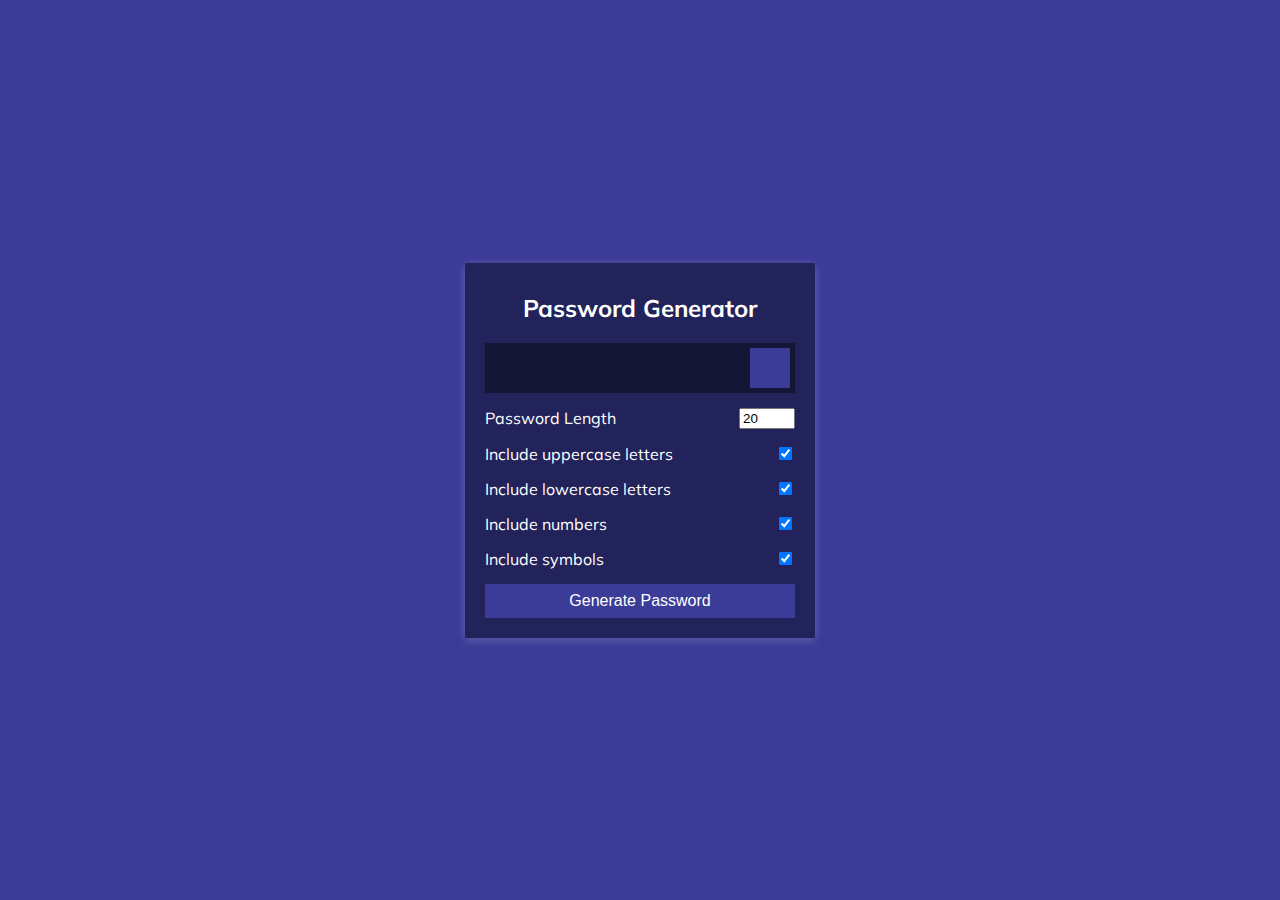
<file: PasswordGenerator/index.html>
<!DOCTYPE html>
<html lang="en">
  <head>
    <meta charset="UTF-8" />
    <meta name="viewport" content="width=device-width, initial-scale=1.0" />
    <link
      rel="stylesheet"
      href="https://cdnjs.cloudflare.com/ajax/libs/font-awesome/5.14.0/css/all.min.css"
      integrity="sha512-1PKOgIY59xJ8Co8+NE6FZ+LOAZKjy+KY8iq0G4B3CyeY6wYHN3yt9PW0XpSriVlkMXe40PTKnXrLnZ9+fkDaog=="
      crossorigin="anonymous"
    />
    <link rel="stylesheet" href="style.css" />
    <title>Password Generator</title>
  </head>
  <body>
    <div class="container">
      <h2>Password Generator</h2>
      <div class="result-container">
        <span id="result"></span>

        <button class="btn" id="clipboard">
          <i class="far fa-clipboard"></i>
        </button>
      </div>
      <div class="settings">
        <div class="setting">
          <label>Password Length</label>
          <input type="number" id="length" min="4" max="20" value="20" />
        </div>
        <div class="setting">
          <label>Include uppercase letters</label>
          <input type="checkbox" id="uppercase" checked />
        </div>
        <div class="setting">
          <label>Include lowercase letters</label>
          <input type="checkbox" id="lowercase" checked />
        </div>
        <div class="setting">
          <label>Include numbers</label>
          <input type="checkbox" id="numbers" checked />
        </div>
        <div class="setting">
          <label>Include symbols</label>
          <input type="checkbox" id="symbols" checked />
        </div>
      </div>

      <button class="btn btn-large" id="generate">Generate Password</button>
    </div>
    <script src="script.js"></script>
  </body>
</html>
</file>
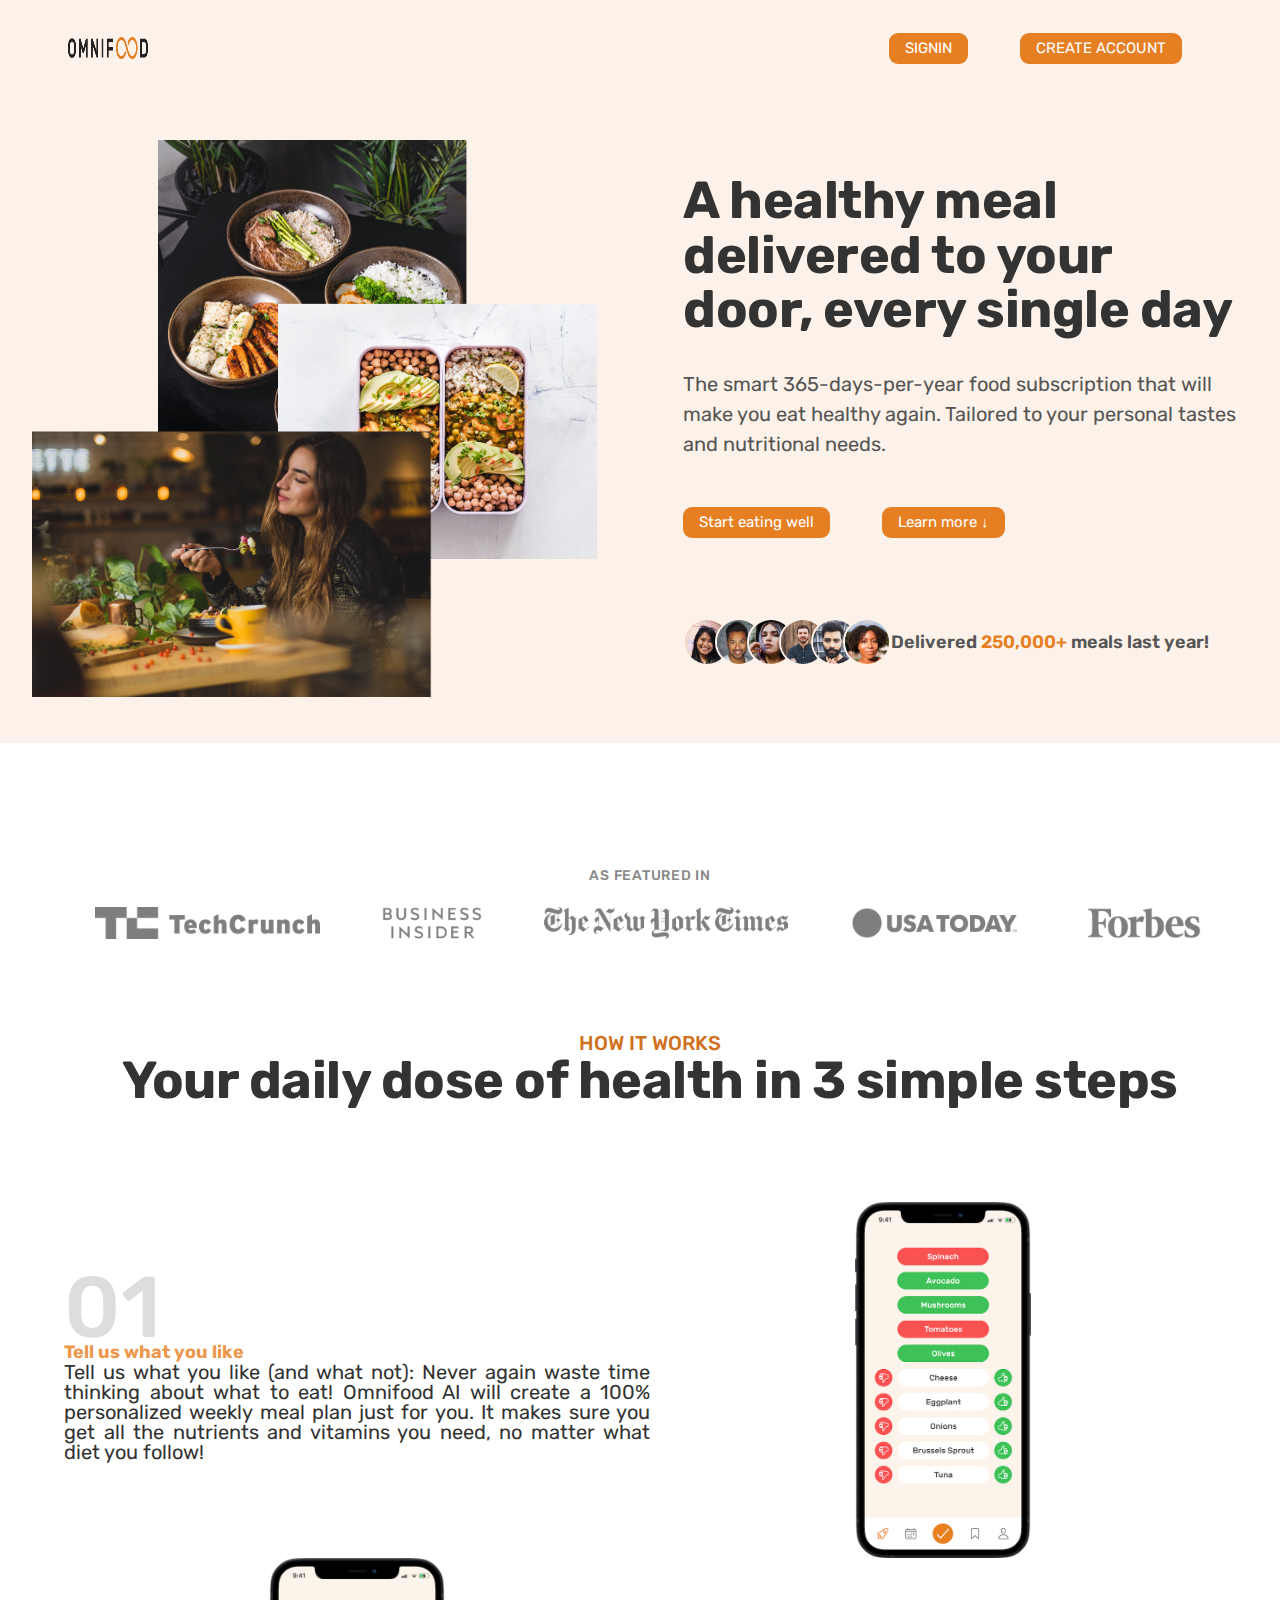
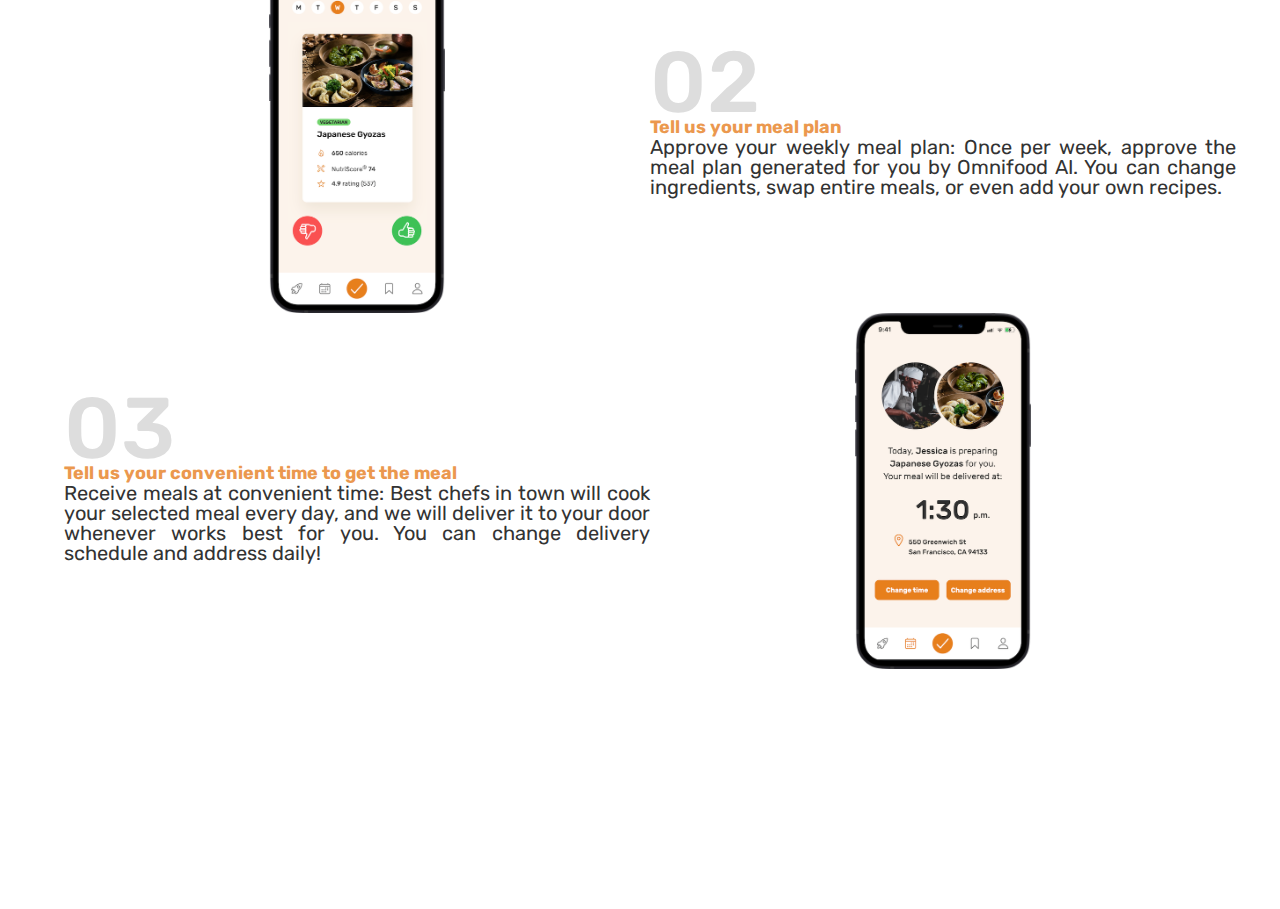
<file: project1/index.html>
<!DOCTYPE html>
<html lang="en">
  <head>
    <meta charset="UTF-8" />
    <meta name="viewport" content="width=device-width, initial-scale=1.0" />
    <title>Omni Food</title>
    <link rel="preconnect" href="https://fonts.googleapis.com" />
    <link rel="preconnect" href="https://fonts.gstatic.com" crossorigin />
    <link
      href="https://fonts.googleapis.com/css2?family=Rubik:ital,wght@0,300..900;1,300..900&display=swap"
      rel="stylesheet"
    />
    <link href="css/style.css" rel="stylesheet" />
  </head>
  <body>
    <header class="header">
      <img class="logo" src="content/img/omnifood-logo.png" alt="logo" />
      <nav class="main-nav">
        <a href="#" class="btn">SIGNIN</a>
        <a href="#" class="btn">CREATE ACCOUNT</a>
      </nav>
    </header>
    <section class="hero-section">
      <div class="hero">
        <div class="hero-img-box">
          <img src="content/img/hero.png" alt="hero image" class="hero-image" />
        </div>
        <div class="hero-text-box">
          <h1 class="header1">
            A healthy meal delivered to your door, every single day
          </h1>
          <p class="header1-description">
            The smart 365-days-per-year food subscription that will make you eat
            healthy again. Tailored to your personal tastes and nutritional
            needs.
          </p>
          <a href="#" class="btn">Start eating well</a>
          <a href="#" class="btn">Learn more &darr;</a>
          <div class="meals">
            <div class="images">
              <img
                src="content/img/customers/customer-1.jpg"
                alt="customer photo"
                class="customer-images"
              />
              <img
                src="content/img/customers/customer-2.jpg"
                alt="customer photo"
                class="customer-images"
              />
              <img
                src="content/img/customers/customer-3.jpg"
                alt="customer photo"
                class="customer-images"
              />
              <img
                src="content/img/customers/customer-4.jpg"
                alt="customer photo"
                class="customer-images"
              />
              <img
                src="content/img/customers/customer-5.jpg"
                alt="customer photo"
                class="customer-images"
              />
              <img
                src="content/img/customers/customer-6.jpg"
                alt="customer photo"
                class="customer-images"
              />
            </div>
            <div class="text">
              <p>Delivered <span>250,000+ </span>meals last year!</p>
            </div>
          </div>
        </div>
      </div>
    </section>
    <section class="featured-section">
      <div class="container">
        <h2 class="header-featured-in">As Featured In</h2>
        <div class="logos">
          <img src="content/img/logos/techcrunch.png" alt="tech crunch" />
          <img
            src="content/img/logos/business-insider.png"
            alt="business-insider"
          />
          <img
            src="content/img/logos/the-new-york-times.png"
            alt="new york times"
          />
          <img src="content/img/logos/usa-today.png" alt="usa today" />
          <img src="content/img/logos/forbes.png" />
        </div>
      </div>
    </section>
    <section class="how-it-works">
      <div class="container">
        <span class="sub-heading">HOW IT WORKS</span>
        <h2 class="header2">Your daily dose of health in 3 simple steps</h2>
      </div>
      <div class="container grid-2-cols grid-center-vertical-align">
        <div class="text-box">
          <p class="step-number">01</p>
          <h3 class="third-heading">Tell us what you like</h3>
          <p class="step1 steps">
            Tell us what you like (and what not): Never again waste time
            thinking about what to eat! Omnifood AI will create a 100%
            personalized weekly meal plan just for you. It makes sure you get
            all the nutrients and vitamins you need, no matter what diet you
            follow!
          </p>
        </div>
        <div class="img-box">
          <img
            src="content/img/app/app-screen-1.png"
            alt="selection screen"
            class="step1-img step-imgs"
          />
        </div>
        <div class="img-box">
          <img
            src="content/img/app/app-screen-2.png"
            alt="meal plans"
            class="step2-img step-imgs"
          />
        </div>
        <div class="text-box">
          <p class="step-number">02</p>
          <h3 class="third-heading">Tell us your meal plan</h3>
          <p class="step2 steps">
            Approve your weekly meal plan: Once per week, approve the meal plan
            generated for you by Omnifood AI. You can change ingredients, swap
            entire meals, or even add your own recipes.
          </p>
        </div>

        <div class="text-box">
          <p class="step-number">03</p>
          <h3 class="third-heading">
            Tell us your convenient time to get the meal
          </h3>
          <p class="step3 steps">
            Receive meals at convenient time: Best chefs in town will cook your
            selected meal every day, and we will deliver it to your door
            whenever works best for you. You can change delivery schedule and
            address daily!
          </p>
        </div>
        <div class="img-box">
          <img
            src="content/img/app/app-screen-3.png"
            alt=" slesction time"
            class="step3-img step-imgs"
          />
        </div>
      </div>
    </section>
    <section class="meals"></section>
  </body>
</html>
</file>
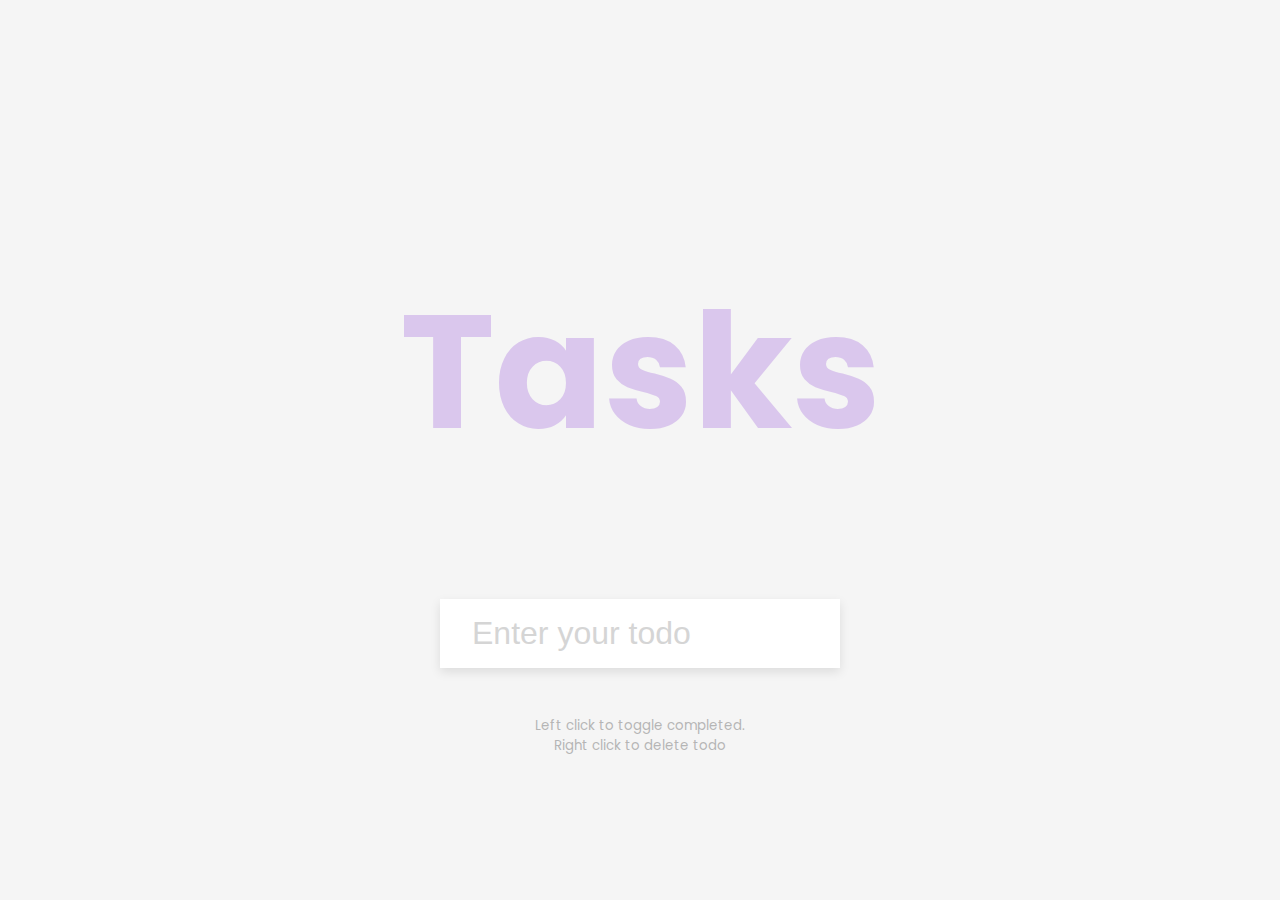
<file: TODO/index.html>
<!DOCTYPE html>
<html lang="en">
  <head>
    <meta charset="UTF-8" />
    <meta name="viewport" content="width=device-width, initial-scale=1.0" />
    <link rel="stylesheet" href="style.css" />
    <title>TTodo List</title>
  </head>
  <body>
    <h1>Tasks</h1>
    <form id="form">
      <input
        type="text"
        class="input"
        id="input"
        placeholder="Enter your todo"
        autocomplete="off"
      />

      <ul class="todos" id="todos"></ul>
    </form>
    <small
      >Left click to toggle completed. <br />
      Right click to delete todo</small
    >

    <script src="script.js"></script>
  </body>
</html>
</file>
<file: PasswordGenerator/style.css>
@import url("https://fonts.googleapis.com/css?family=Muli&display=swap");

* {
  box-sizing: border-box;
}

body {
  background-color: #3b3b98;
  color: #fff;
  font-family: "Muli", sans-serif;
  display: flex;
  flex-direction: column;
  align-items: center;
  justify-content: center;
  height: 100vh;
  overflow: hidden;
  padding: 10px;
  margin: 0;
}

h2 {
  margin: 10px 0 20px;
  text-align: center;
}

.container {
  background-color: #23235b;
  box-shadow: 0px 2px 10px rgba(255, 255, 255, 0.2);
  padding: 20px;
  width: 350px;
  max-width: 100%;
}

.result-container {
  background-color: rgba(0, 0, 0, 0.4);
  display: flex;
  justify-content: flex-start;
  align-items: center;
  position: relative;
  font-size: 18px;
  letter-spacing: 1px;
  padding: 12px 10px;
  height: 50px;
  width: 100%;
}

.result-container #result {
  word-wrap: break-word;
  max-width: calc(100% - 40px);
  overflow-y: scroll;
  height: 100%;
}

#result::-webkit-scrollbar {
  width: 1rem;
}

.result-container .btn {
  position: absolute;
  top: 5px;
  right: 5px;
  width: 40px;
  height: 40px;
  font-size: 20px;
}

.btn {
  border: none;
  background-color: #3b3b98;
  color: #fff;
  font-size: 16px;
  padding: 8px 12px;
  cursor: pointer;
}

.btn-large {
  display: block;
  width: 100%;
}

.setting {
  display: flex;
  justify-content: space-between;
  align-items: center;
  margin: 15px 0;
}
</file>
<file: project1/css/style.css>
/*
--- 01 TYPOGRAPHY SYSTEM

- Font sizes (px)
10 / 12 / 14 / 16 / 18 / 20 / 24 / 30 / 36 / 44 / 52 / 62 / 74 / 86 / 98

- Font weights
Default: 400
Medium: 500
Semi-bold: 600
Bold: 700

- Line heights
Default: 1
Small: 1.05
Medium: 1.2
Paragraph default: 1.6

- Letter spacing
-0.5px
0.75px

--- 02 COLORS

- Primary: #e67e22
- Tints:
#fdf2e9
#fae5d3
#eb984e

- Shades: 
#cf711f
#45260a

- Accents:
- Greys

#888
#767676 (lightest grey allowed on #fff)
#6f6f6f (lightest grey allowed on #fdf2e9)
#555
#333

--- 05 SHADOWS

0 2.4rem 4.8rem rgba(0, 0, 0, 0.075);

--- 06 BORDER-RADIUS

Default: 9px
Medium: 11px

--- 07 WHITESPACE

- Spacing system (px)
2 / 4 / 8 / 12 / 16 / 24 / 32 / 48 / 64 / 80 / 96 / 128
*/

* {
  margin: 0;
  padding: 0;
  box-sizing: border-box;
}
html {
  font-size: 62.5%;
}
body {
  font-family: "rubik", sans-serif;
  line-height: 1;
  font-weight: 400;
  color: #555;
}
.container {
  text-align: center;
  padding: 6.4rem;
  padding-top: 30px;
  width: 1300px;
}
.header {
  display: flex;
  align-items: center;
  justify-content: space-between;
  background-color: #fdf2e9;
  height: 9.6rem;
  padding: 0 4.8rem;
}
.main-nav {
  margin-left: auto;
}
.logo {
  height: 2.2rem;
  width: 10rem;
  padding-left: 2rem;
}
.hero-section,
.how-it-works {
  background-color: #fdf2e9;
  padding: 1.2rem 0;
}
.hero {
  max-width: 130rem;
  margin: 0 auto;
  padding: 3.2rem;
  display: grid;
  grid-template-columns: 1fr 1fr;
  align-items: center;
  gap: 8.6rem;
}
.hero-image {
  width: 100%;
}
.header1 {
  font-size: 5.2rem;
  font-weight: 700;
  line-height: 1.05;
  color: #333;
  letter-spacing: -0.5px;
  margin-bottom: 3.2rem;
}
.header1-description {
  font-size: 2rem;
  line-height: 1.5;
  margin-bottom: 4.8rem;
}
.btn:link,
.btn:visited {
  font-size: 1.5rem;
  font-weight: 400;
  background-color: #e67e22;
  color: #fff;
  text-decoration: none;
  display: inline-block;
  padding: 8px 16px;
  border-radius: 9px;
  border: none;
  margin-right: 5rem;
  cursor: pointer;
  transition: background-color 1s;
}
.btn :hover,
.btn:active {
  font-size: 1.5rem;
  font-weight: 500;
  background-color: #cf711f;
  color: #fff;
  text-decoration: none;
  padding: 16px 32px;
  border-radius: 9px;
  border: none;
  cursor: pointer;
}
.meals {
  display: flex;
  align-items: center;
  margin-top: 8rem;
}
.images {
  display: flex;
}
.images img {
  height: 4.8rem;
  width: 4.8rem;
  border-radius: 50%;
  margin-right: -1.6rem;
  border: 2px solid #fdf2e9;
}
.images img:last-child {
  margin: 0;
}
.text {
  font-size: 1.8rem;
  font-weight: 600;
}
.text span {
  color: #e67e22;
}

.header2 {
  font-size: 5.2rem;
  font-weight: 700;
  line-height: 1.05;
  color: #333;
  letter-spacing: -0.5px;
}
.sub-heading {
  display: block;
  color: black;
  font-weight: 500;
  font-size: 20px;
  color: #cf711f;
}
.grid-2-cols {
  display: grid;
  grid-template-columns: 1fr 1fr;
}
.grid-center-vertical-align {
  align-items: center;
}
.how-it-works {
  background-color: white;
  padding: 9.6rem 0;
  padding-top: 0;
}
.step-imgs {
  width: 30%;
}
.img-box {
  position: relative;
  display: flex;
  align-items: center;
  justify-content: center;
}
/* not applying properly */
.img-box::before {
  content: "";
  display: block;
  width: 50%;
  padding-bottom: 50%;

  background-color: #fdf2e9;
  border-radius: 50%;

  position: absolute;
  top: 50%;
  left: 50%;
  transform: translate(-50%, -50%);
  z-index: -1;
}
.steps {
  font-size: 20px;
  color: #333;
}
.step-number {
  color: #ddd;
  font-size: 86px;
  font-weight: 500;
  margin-bottom: 24px;
}
.third-heading {
  color: #eb984e;
  font-size: 18px;
}
.text-box {
  line-height: 20px;
  text-align: justify;
}
.header3 {
  font-size: 3rem;
  font-weight: 700;
  line-height: 1.2;
  color: #333;
  letter-spacing: -0.5px;
  margin-bottom: 3.2rem;
}
.featured-section {
  padding: 9.6rem 0;
  padding-bottom: 0;
}
.header-featured-in {
  font-size: 1.4rem;
  text-transform: uppercase;
  letter-spacing: 0.75px;
  font-weight: 500;
  text-align: center;
  margin-bottom: 2.4rem;
  color: #888;
}
.logos {
  display: flex;
  justify-content: space-around;
}
.logos img {
  height: 3.2rem;
  filter: brightness(0);
  opacity: 50%;
}
</file>
<file: TODO/style.css>
@import url("https://fonts.googleapis.com/css2?family=Poppins:wght@200;400&display=swap");

* {
  box-sizing: border-box;
}

body {
  background-color: #f5f5f5;
  color: #444;
  font-family: "Poppins", sans-serif;
  display: flex;
  flex-direction: column;
  align-items: center;
  justify-content: center;
  height: 100vh;
  margin: 0;
}

h1 {
  color: rgb(179, 131, 226);
  font-size: 10rem;
  text-align: center;
  opacity: 0.4;
}

form {
  box-shadow: 0 4px 10px rgba(0, 0, 0, 0.1);
  max-width: 100%;
  width: 400px;
}

.input {
  border: none;
  color: #444;
  font-size: 2rem;
  padding: 1rem 2rem;
  display: block;
  width: 100%;
}

.input::placeholder {
  color: #d5d5d5;
}

.input:focus {
  outline-color: rgb(179, 131, 226);
}

.todos {
  background-color: #fff;
  padding: 0;
  margin: 0;
  list-style-type: none;
}

.todos li {
  border-top: 1px solid #e5e5e5;
  cursor: pointer;
  font-size: 1.5rem;
  padding: 1rem 2rem;
}

.todos li.completed {
  color: #b6b6b6;
  text-decoration: line-through;
}

small {
  color: #b5b5b5;
  margin-top: 3rem;
  text-align: center;
}
</file>
